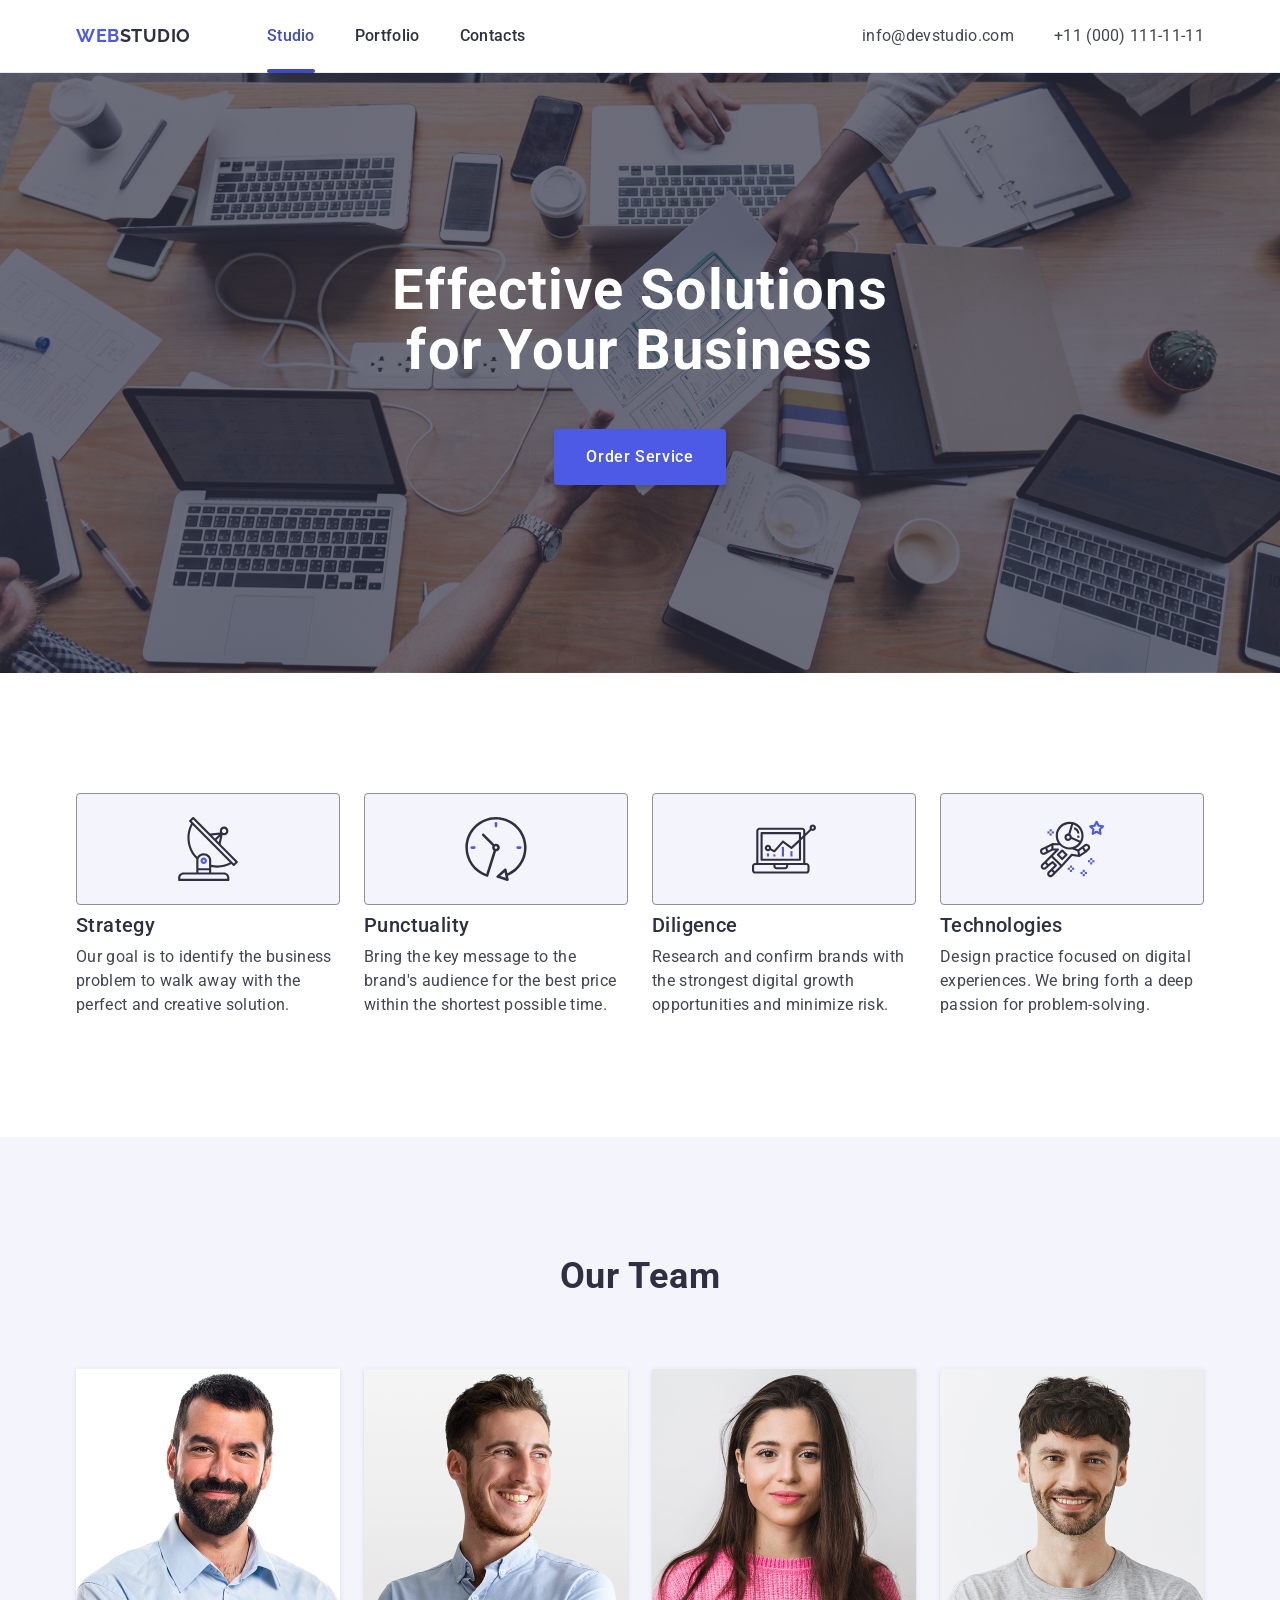
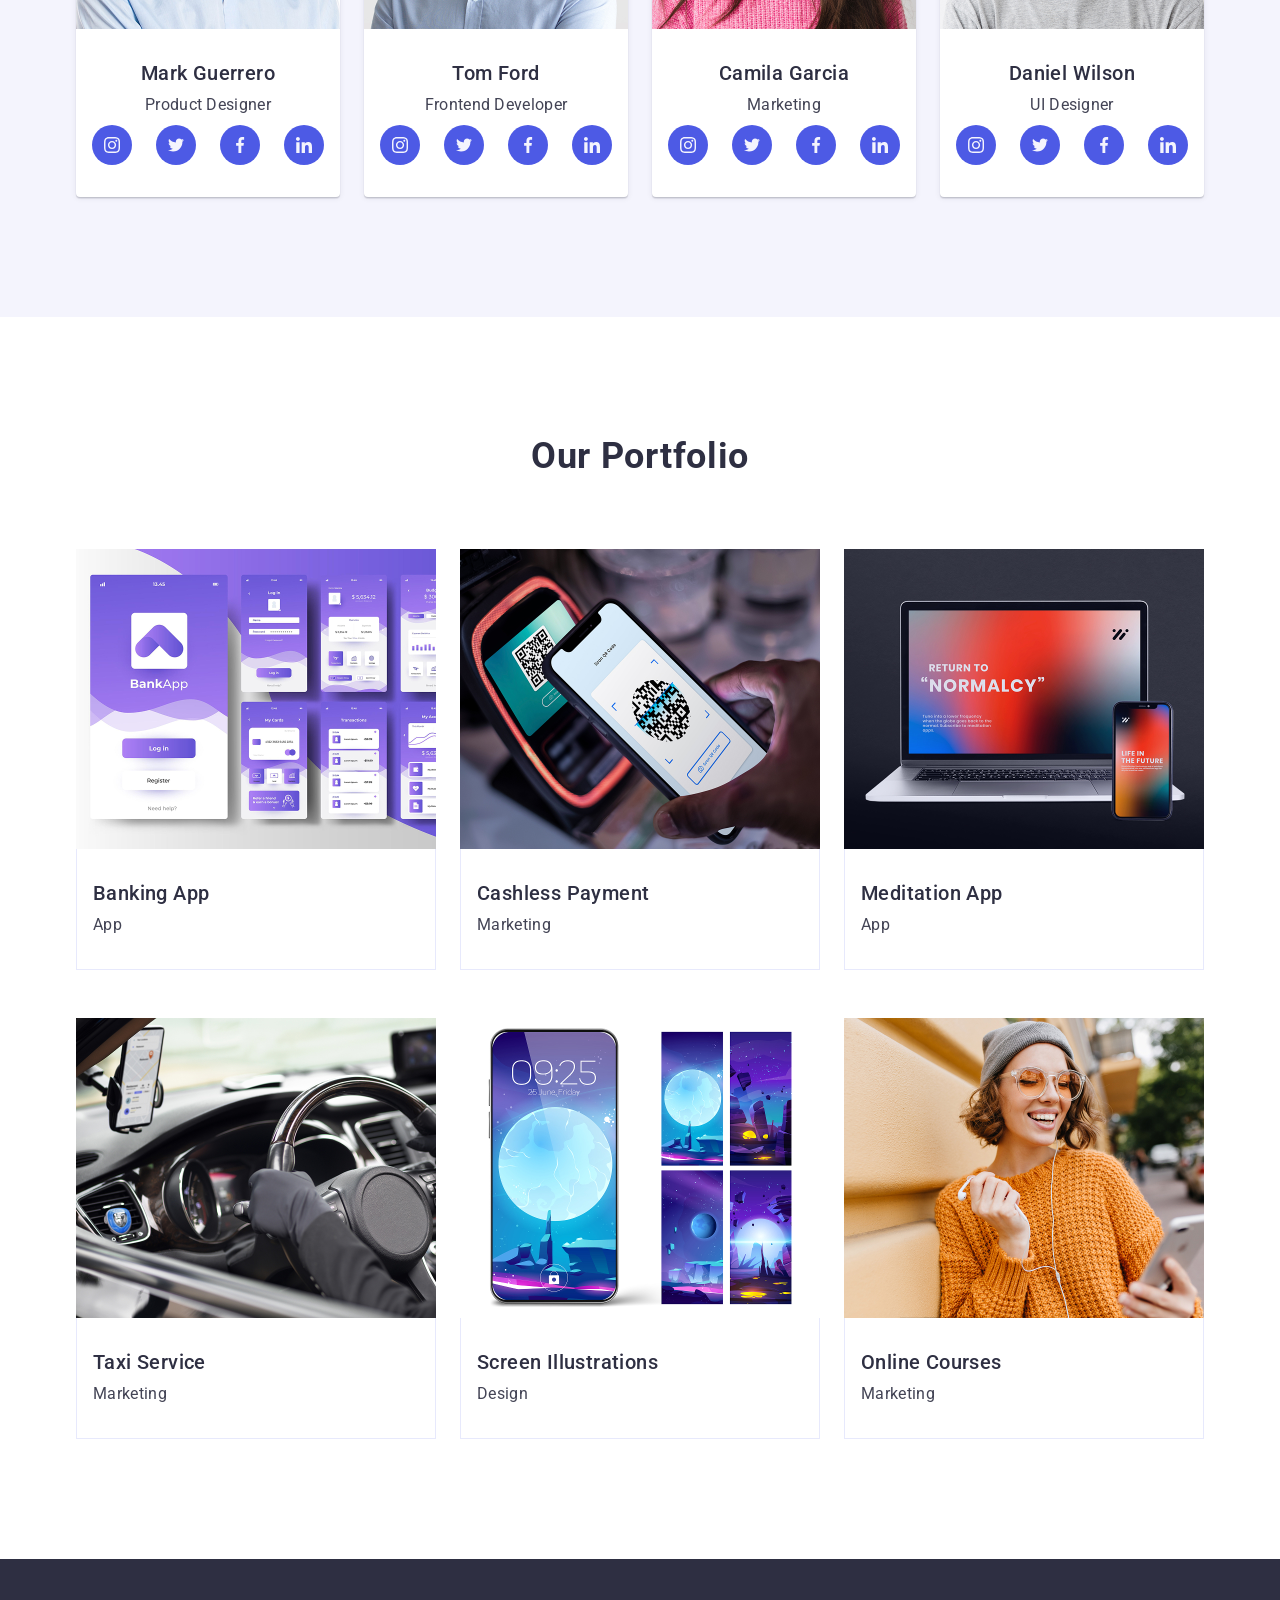
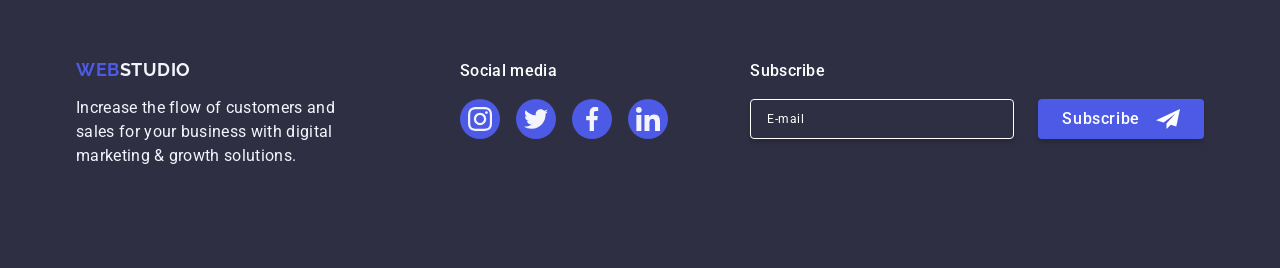
<file: index.html>
<!DOCTYPE html>
<html lang="en">
<head>
    <meta charset="UTF-8">
    <meta name="viewport" content="width=device-width, initial-scale=1.0">
    <title>Document</title>
    <link rel="preconnect" href="https://fonts.googleapis.com">
    <link rel="preconnect" href="https://fonts.gstatic.com" crossorigin>
    <link href="https://fonts.googleapis.com/css2?family=Raleway:wght@700&family=Roboto:ital,wght@0,100..900;1,100..900&display=swap" rel="stylesheet">
    <link rel="stylesheet" href="https://cdnjs.cloudflare.com/ajax/libs/modern-normalize/3.0.1/modern-normalize.min.css"
        integrity="sha512-q6WgHqiHlKyOqslT/lgBgodhd03Wp4BEqKeW6nNtlOY4quzyG3VoQKFrieaCeSnuVseNKRGpGeDU3qPmabCANg=="
        crossorigin="anonymous" referrerpolicy="no-referrer" />
    <link rel="stylesheet" href="./css/styles.css">
   
</head>

<body>
    <header class="header">
        <div class="header-wrapper container">
            <a class="logo" href="./index.html"><span class="logo-link">Web</span>Studio</a>
            <nav class="header-nav">
                <ul class="header-nav-list">
                    <li class="header-nav-item"><a class="nav-link current-link" href="./index.html">Studio</a></li>
                    <li class="header-nav-item"><a class="nav-link " href="">Portfolio</a></li>
                    <li class="header-nav-item"><a class="nav-link" href="">Contacts</a></li>
                </ul>
            </nav>
            <address class="address">
                <ul class="header-address-list">
                    <li class="header-address-item"><a class="address-link" href="mailto:info@devstudio.com">info@devstudio.com</a></li>
                    <li class="header-address-item"><a class="address-link" href="tel:+110001111111">+11 (000) 111-11-11</a></li>
                </ul>
            </address>
        </div>
    </header>

    <main>
        <section class="hero">
            <div class="hero-wrapper container">
            <h1 class="hero-title">Effective Solutions for Your Business</h1>
            <button class="hero-button" type="button">Order Service</button>
            </div>
        </section>

        <section class="section features">
        <div class="container">
            <h2 class="features-title visually-hidden">Our Features</h2>
            <ul class="features-list">
                <li class="features-item">
                    <div class="wrapper-features-icon">
                      <svg class="features-icon" width="64" height="64">
                        <use href="./images/icons.svg#icon-antenna" ></use>
                      </svg>
                    </div>
                    <h3 class="features-item-heading">Strategy</h3>
                    <p class="features-item-paragraph">Our goal is to identify the business problem to walk away with the perfect and creative solution.</p>
                </li>
                <li class="features-item">
                     <div class="wrapper-features-icon">
                        <svg class="features-icon" width="64" height="64">
                          <use href="./images/icons.svg#icon-clock"></use>
                        </svg>
                     </div>
                    <h3 class="features-item-heading">Punctuality</h3>
                    <p class="features-item-paragraph">Bring the key message to the brand's audience for the best price within the shortest possible time.</p>
                </li>
                <li class="features-item">
                    <div class="wrapper-features-icon">
                      <svg class="features-icon" width="64" height="64">
                        <use href="./images/icons.svg#icon-diagram" ></use>
                      </svg>
                    </div>
                    <h3 class="features-item-heading">Diligence</h3>
                    <p class="features-item-paragraph">Research and confirm brands with the strongest digital growth opportunities and minimize risk.</p>
                </li>
                <li class="features-item">
                    <div class="wrapper-features-icon">
                      <svg class="features-icon" width="64" height="64">
                        <use href="./images/icons.svg#icon-astronaut" ></use>
                      </svg>
                    </div>
                    <h3 class="features-item-heading">Technologies</h3>
                    <p class="features-item-paragraph">Design practice focused on digital experiences. We bring forth a deep passion for problem-solving.</p>
                </li>
            </ul>
        </div>
        </section>

        <section class="section team">
        <div class="container">
            <h2 class="team-title">Our Team</h2>
            <ul class="team-list">
                <li class="team-item">
                    <img class="team-photo" src="./images/guerrero.jpg" width="264" height="260" alt="Mark Guerrero"/>
                    <div class="team-cart">
                        <h3 class="team-heading">Mark Guerrero</h3>
                        <p class="team-paragraph">Product Designer</p>
                        <ul class="team-icon-list">
                            <li class="team-icon-item">
                                <a class="team-link" href="">
                                    <svg class="team-icon" width="16" height="16">
                                        <use href="./images/icons.svg#icon-instagram">
                                        </use>
                                    </svg>
                                </a>
                            </li>
                            <li class="team-icon-item">
                                <a class="team-link" href="">
                                    <svg class="team-icon" width="16" height="16">
                                        <use href="./images/icons.svg#icon-twitter">
                                        </use>
                                    </svg>
                                </a>
                            </li>
                            <li class="team-icon-item">
                                <a class="team-link" href="">
                                    <svg class="team-icon" width="16" height="16">
                                        <use href="./images/icons.svg#icon-facebook">
                                        </use>
                                    </svg>
                                </a>
                            </li>
                            <li class="team-icon-item">
                                <a class="team-link" href="">
                                    <svg class="team-icon" width="16" height="16">
                                        <use href="./images/icons.svg#icon-linkedin">
                                        </use>
                                    </svg>
                                </a>
                            </li>
                        </ul>
                    </div>
                </li>
                <li class="team-item">
                    <img class="team-photo" src="./images/ford.jpg" width="264" height="260" alt="Tom Ford" />
                    <div class="team-cart">
                        <h3 class="team-heading">Tom Ford</h3>
                        <p class="team-paragraph">Frontend Developer</p>
                        <ul class="team-icon-list">
                            <li class="team-icon-item">
                                <a class="team-link" href="">
                                    <svg class="team-icon" width="16" height="16">
                                        <use href="./images/icons.svg#icon-instagram">
                                        </use>
                                    </svg>
                                </a>
                            </li>
                            <li class="team-icon-item">
                                <a class="team-link" href="">
                                    <svg class="team-icon" width="16" height="16">
                                        <use href="./images/icons.svg#icon-twitter">
                                        </use>
                                    </svg>
                                </a>
                            </li>
                            <li class="team-icon-item">
                                <a class="team-link" href="">
                                    <svg class="team-icon" width="16" height="16">
                                        <use href="./images/icons.svg#icon-facebook">
                                        </use>
                                    </svg>
                                </a>
                            </li>
                            <li class="team-icon-item">
                                <a class="team-link" href="">
                                    <svg class="team-icon" width="16" height="16">
                                        <use href="./images/icons.svg#icon-linkedin">
                                        </use>
                                    </svg>
                                </a>
                            </li>
                        </ul>
                    </div>
                </li>
                <li class="team-item">
                    <img class="team-photo" src="./images/garcia.jpg" width="264" height="260" alt="Camila Garcia" />
                    <div class="team-cart">
                        <h3 class="team-heading">Camila Garcia</h3>
                        <p class="team-paragraph">Marketing</p>
                        <ul class="team-icon-list">
                            <li class="team-icon-item">
                                <a class="team-link" href="">
                                    <svg class="team-icon" width="16" height="16">
                                        <use href="./images/icons.svg#icon-instagram">
                                        </use>
                                    </svg>
                                </a>
                            </li>
                            <li class="team-icon-item">
                                <a class="team-link" href="">
                                    <svg class="team-icon" width="16" height="16">
                                        <use href="./images/icons.svg#icon-twitter">
                                        </use>
                                    </svg>
                                </a>
                            </li>
                            <li class="team-icon-item">
                                <a class="team-link" href="">
                                    <svg class="team-icon" width="16" height="16">
                                        <use href="./images/icons.svg#icon-facebook">
                                        </use>
                                    </svg>
                                </a>
                            </li>
                            <li class="team-icon-item">
                                <a class="team-link" href="">
                                    <svg class="team-icon" width="16" height="16">
                                        <use href="./images/icons.svg#icon-linkedin">
                                        </use>
                                    </svg>
                                </a>
                            </li>
                        </ul>
                    </div>
                </li>
                <li class="team-item">
                    <img class="team-photo" src="./images/wilson.jpg" width="264" height="260" alt="Daniel Wilson" />
                    <div class="team-cart">
                        <h3 class="team-heading">Daniel Wilson</h3>
                        <p class="team-paragraph">UI Designer</p>
                        <ul class="team-icon-list">
                            <li class="team-icon-item">
                                <a class="team-link" href="">
                                    <svg class="team-icon" width="16" height="16">
                                        <use href="./images/icons.svg#icon-instagram">
                                        </use>
                                    </svg>
                                </a>
                            </li>
                            <li class="team-icon-item">
                                <a class="team-link" href="">
                                    <svg class="team-icon" width="16" height="16">
                                        <use href="./images/icons.svg#icon-twitter">
                                        </use>
                                    </svg>
                                </a>
                            </li>
                            <li class="team-icon-item">
                                <a class="team-link" href="">
                                    <svg class="team-icon" width="16" height="16">
                                        <use href="./images/icons.svg#icon-facebook">
                                        </use>
                                    </svg>
                                </a>
                            </li>
                            <li class="team-icon-item">
                                <a class="team-link" href="">
                                    <svg class="team-icon" width="16" height="16">
                                        <use href="./images/icons.svg#icon-linkedin">
                                        </use>
                                    </svg>
                                </a>
                            </li>
                        </ul>
                    </div>
                </li>
            </ul>
        </div>
        </section>

        <section class="section portfolio">
        <div class="container">
            <h2 class="portfolio-title">Our Portfolio</h2>
            <ul class="portfolio-list">
                <li class="portfolio-item">
                    <div class="thumb">
                        <img class="portfolio-item-photo" src="./images/banking_app.jpg" width="360" height="300" alt="Mobile banking app UI screens in purple gradient style" />
                        <p class="card-overlay">14 Stylish and User-Friendly App Design Concepts · Task Manager App · Calorie Tracker App · Exotic Fruit Ecommerce App · Cloud Storage App</p>
                    </div>
                    <div class="portfolio-item-cart">
                    <h3 class="portfolio-item-heading">Banking App</h3>
                    <p class="portfolio-item-paragraph">App</p>
                    </div>
                </li>
                <li class="portfolio-item">
                    <div class="thumb">
                        <img class="portfolio-item-photo" src="./images/cashless_payment.jpg" width="360" height="300"
                        alt="Hand holding a smartphone scanning a QR code on a payment terminal" />
                        <p class="card-overlay">14 Stylish and User-Friendly App Design Concepts · Task Manager App · Calorie Tracker App · Exotic Fruit Ecommerce App · Cloud Storage App</p>
                    </div>
                    <div class="portfolio-item-cart">
                        <h3 class="portfolio-item-heading">Cashless Payment</h3>
                        <p class="portfolio-item-paragraph">Marketing</p>
                    </div>
                </li>
                <li class="portfolio-item">
                    <div class="thumb">
                        <img class="portfolio-item-photo" src="./images/meditation_app.jpg" width="360" height="300"
                        alt="Laptop and smartphone displaying colorful gradient screens with promotional text for a meditation app" />
                        <p class="card-overlay">14 Stylish and User-Friendly App Design Concepts · Task Manager App · Calorie Tracker App · Exotic Fruit Ecommerce App · Cloud Storage App</p>
                    </div>
                    <div class="portfolio-item-cart">
                        <h3 class="portfolio-item-heading">Meditation App</h3>
                        <p class="portfolio-item-paragraph">App</p>
                    </div>
                </li>
                <li class="portfolio-item">
                    <div class="thumb">
                        <img class="portfolio-item-photo" src="./images/taxi_service.jpg" width="360" height="300"
                        alt="Car interior with a smartphone used as a taxi meter" />
                        <p class="card-overlay">14 Stylish and User-Friendly App Design Concepts · Task Manager App · Calorie Tracker App · Exotic Fruit Ecommerce App · Cloud Storage App</p>
                    </div>
                    <div class="portfolio-item-cart">
                        <h3 class="portfolio-item-heading">Taxi Service</h3>
                        <p class="portfolio-item-paragraph">Marketing</p>
                    </div>
                </li>
                <li class="portfolio-item">
                    <div class="thumb">
                        <img class="portfolio-item-photo" src="./images/screen_illustrations.jpg" width="360" height="300"
                        alt="Smartphone displaying its wallpaper" />
                        <p class="card-overlay">14 Stylish and User-Friendly App Design Concepts · Task Manager App · Calorie Tracker App · Exotic Fruit Ecommerce App · Cloud Storage App</p>
                    </div>
                    <div class="portfolio-item-cart">
                        <h3 class="portfolio-item-heading">Screen Illustrations</h3>
                        <p class="portfolio-item-paragraph">Design</p>
                    </div>
                </li>
                <li class="portfolio-item">
                    <div class="thumb">
                        <img class="portfolio-item-photo" src="./images/online_courses.jpg" width="360" height="300" alt="Smiling woman in headphones listening to an online course" />
                        <p class="card-overlay">14 Stylish and User-Friendly App Design Concepts · Task Manager App · Calorie Tracker App · Exotic Fruit Ecommerce App · Cloud Storage App</p>
                    </div>
                    <div class="portfolio-item-cart">
                        <h3 class="portfolio-item-heading">Online Courses</h3>
                        <p class="portfolio-item-paragraph">Marketing</p>
                    </div>
                </li>
            </ul>
        </div>
        </section>
    </main>

    <footer class="footer">
        <div class="footer-wrapper container">
            <div class="footer-head-container">
            <a class="logo logo-footer" href="./index.html"><span class="logo-link">Web</span>Studio</a>
            <p class="footer-paragraph">Increase the flow of customers and sales for your business with digital marketing & growth solutions.</p>
            </div>
            <div class="footer-social">
                <p class="footer-social-paragraph">Social media</p>
                <ul class="footer-social-list">
                <li class="footer-social-item">
                    <a class="footer-social-link" href="">
                        <svg class="footer-social-icon" width="24" height="24">
                            <use href="./images/icons.svg#icon-instagram">
                            </use>
                        </svg>
                    </a>
                </li>
                <li class="footer-social-item">
                    <a class="footer-social-link" href="">
                        <svg class="footer-social-icon" width="24" height="24">
                            <use href="./images/icons.svg#icon-twitter">
                            </use>
                        </svg>
                    </a>
                </li>
                <li class="footer-social-item">
                    <a class="footer-social-link" href="">
                        <svg class="footer-social-icon" width="24" height="24">
                            <use href="./images/icons.svg#icon-facebook">
                            </use>
                        </svg>
                    </a>
                </li>
                <li class="footer-social-item">
                    <a class="footer-social-link" href="">
                        <svg class="footer-social-icon" width="24" height="24">
                            <use href="./images/icons.svg#icon-linkedin">
                            </use>
                        </svg>
                    </a>
                </li>
                </ul>
            </div>
            <div class="footer-subscribe">
                <p class="footer-subscribe-paragraph">Subscribe</p>
                <form class="footer-form">
                    <label class="footer-form-label" for="email_user">
                        <input  class="footer-form-input" type="email" name="email_user" id="email_user" placeholder="E-mail" />
                    </label>
                    <button class="footer-form-btn" type="submit">
                        Subscribe
                        <svg class="footer-btn-icon" width="24" height="24">
                            <use href="./images/icons.svg#icon-frame"></use>
                        </svg>
                    </button>
                </form>
            </div>
        </div>
    </footer>

    <div class="modal-overlay">
        <div class="modal">
            <button class="modal-close" type="button">
                <svg class="modal-close-vector" width="8" height="8" >
                    <use href="./images/icons.svg#icon-close" ></use>
                </svg>
            </button>
            <p class="modal-paragraph">Leave your contacts and we will call you back</p>
            <form class="modal-form">
                <div class="form-field">
                    <label class="form-label" for="input-name">Name</label>
                    <div class="input-wrapper">
                        <input class="form-input" name="name" id="input-name" type="text" />
                        <svg class="form-icon" width="18" height="24">
                            <use href="./images/icons.svg#icon-person"></use>
                        </svg>
                    </div>
                </div>
                <div class="form-field">
                    <label class="form-label" for="input-tel">Phone</label>
                    <div class="input-wrapper">
                        <input class="form-input" name="tel" id="input-tel" type="tel" />
                        <svg class="form-icon" width="18" height="24">
                            <use href="./images/icons.svg#icon-phone"></use>
                        </svg>
                    </div>
                </div>
                <div class="form-field">
                    <label class="form-label" for="input-email">Email</label>
                    <div class="input-wrapper">
                        <input class="form-input" name="email" id="input-email" type="email" />
                        <svg class="form-icon" width="18" height="24">
                            <use href="./images/icons.svg#icon-email"></use>
                        </svg>
                    </div>
                </div>
                <div class="form-field-textarea">
                    <label class="form-label" for="input-textarea">Comment</label>
                    <div class="input-wrapper-textarea">
                        <textarea class="form-textarea" name="text" placeholder="Text input" id="input-textarea"></textarea>
                    </div>
                </div>
                <div class="form-field-checkbox">
                    <input 
                        class="input-check visually-hidden" 
                        type="checkbox" 
                        name="input-checkbox" 
                        id="input-checkbox" 
                        value="true" 
                        required 
                    />
                    <label class="form-label-checked" for="input-checkbox">
                    <span class="form-checked-icon">
                        <svg class="form-icon-checkbox" width="10" height="8">
                            <use href="./images/icons.svg#icon-vector"></use>
                        </svg>
                    </span>
                    I accept the terms and conditions of the &nbsp;<a class="form-checkbox-link" href="">Privacy Policy</a>
                    </label>
                </div>
                <div class="btn-div">
                    <button class="modal-form-btn" type="submit">Send
                    </button>
                </div>
            </form>
        </div>
    </div>
</body>
</html>
</file>
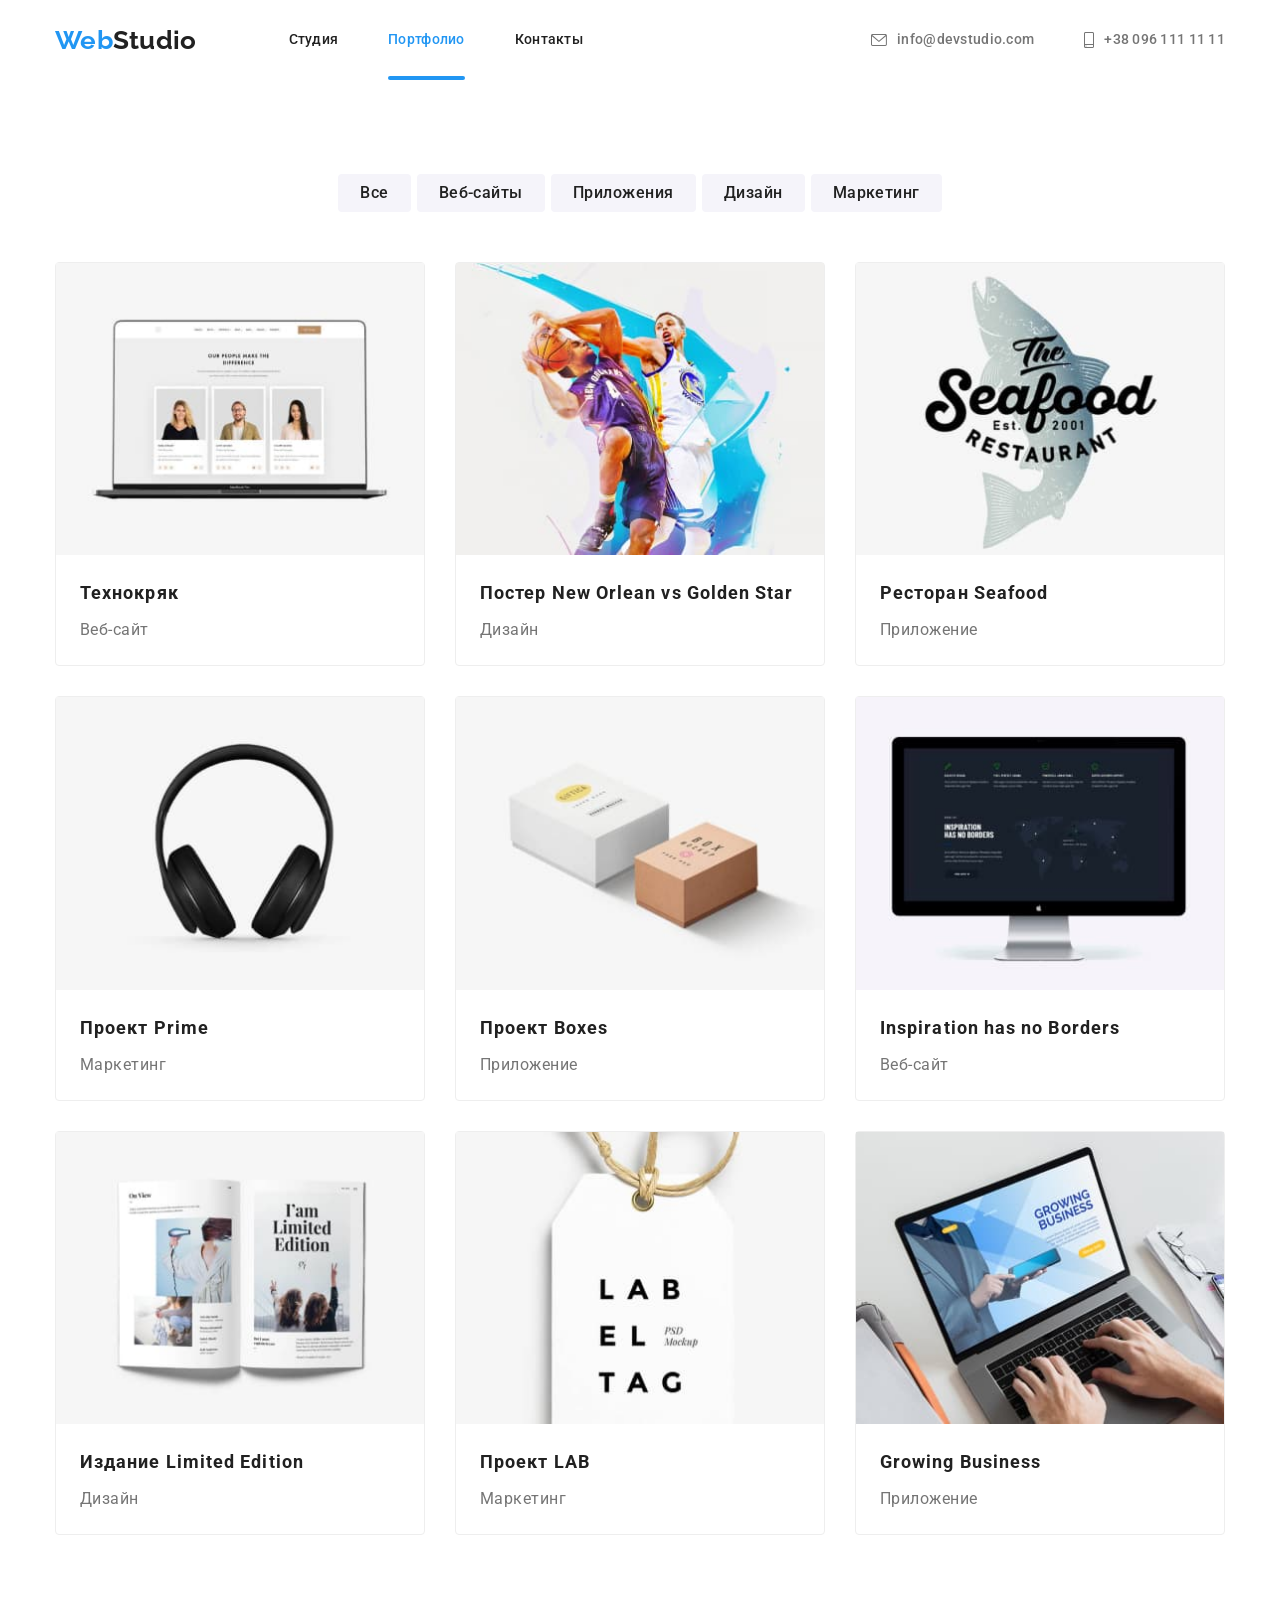
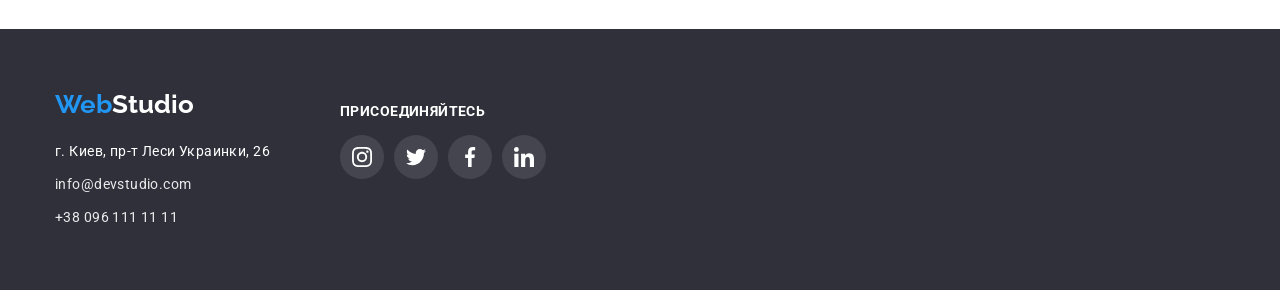
<file: portfolio.html>
<!DOCTYPE html>
<html lang="ru">
  <head>
    <meta charset="UTF-8" />
    <meta name="viewport" content="width=device-width, initial-scale=1.0" />
    <title>WebStudio</title>
    <link rel="preconnect" href="https://fonts.gstatic.com" />
    <link
      href="https://fonts.googleapis.com/css2?family=Raleway:wght@700&family=Roboto:wght@400;500;700;900&display=swap"
      rel="stylesheet"
    />
    <link
      rel="stylesheet"
      href="https://cdnjs.cloudflare.com/ajax/libs/modern-normalize/1.0.0/modern-normalize.min.css"
    />
    <link rel="stylesheet" href="./css/style.css" />
  </head>
  <body>
    <!--Шапка-->
    <header class="page-header container">
      <nav class="header-nav">
        <a class="logo" href=""><span class="logo-link">Web</span>Studio</a>
        <ul class="list-nav">
          <li class="item-nav">
            <a class="link" href="./index.html">Студия</a>
          </li>
          <li class="item-nav">
            <a class="link current" href="">Портфолио</a>
          </li>
          <li class="item-nav">
            <a class="link" href="">Контакты</a>
          </li>
        </ul>
      </nav>
      <ul class="header-list">
        <li class="header-contacts">
          <a class="contacts" href="">
            <svg class="contacts-link" width="16" height="12">
              <use href="./images/sprite.svg#icon-envelope"></use>
            </svg>
            info@devstudio.com</a
          >
        </li>
        <li class="header-contacts">
          <a class="contacts" href="">
            <svg class="contacts-link" width="10" height="16">
              <use href="./images/sprite.svg#icon-smartphone"></use>
            </svg>
            +38 096 111 11 11</a
          >
        </li>
      </ul>
    </header>

    <main>
      <section class="proekts">
        <div class="container">
          <h1 class="visually-hidden">Наши проекты</h1>
          <ul class="list-btn">
            <li class="item-btn">
              <button class="proekts-btn" type="button">Все</button>
            </li>
            <li class="item-btn">
              <button class="proekts-btn" type="button">Веб-сайты</button>
            </li>
            <li class="item-btn">
              <button class="proekts-btn" type="button">Приложения</button>
            </li>
            <li class="item-btn">
              <button class="proekts-btn" type="button">Дизайн</button>
            </li>
            <li class="item-btn">
              <button class="proekts-btn" type="button">Маркетинг</button>
            </li>
          </ul>
          <ul class="card-set">
            <li class="item">
              <a class="card" href="">
                <div class="card-thumb">
                  <img src="./images/portfolio/tecno.jpg" alt="Техноряк" />
                  <div class="card-aside">
                    <p class="card-desk">
                      Технокряк это современная площадка распространения
                      коронавируса. Компании используют эту платформу для
                      цифрового шпионажа и атак на защищённые сервера
                      конкурентов.
                    </p>
                  </div>
                </div>
                <div class="card-content">
                  <h2 class="card-heading">Технокряк</h2>
                  <p class="card-text">Веб-сайт</p>
                </div>
              </a>
            </li>
            <li class="item">
              <a class="card" href="">
                <div class="card-thumb">
                  <img src="./images/portfolio/poster.jpg" alt="Постер" />
                  <div class="card-aside">
                    <p class="card-desk">
                      Технокряк это современная площадка распространения
                      коронавируса. Компании используют эту платформу для
                      цифрового шпионажа и атак на защищённые сервера
                      конкурентов.
                    </p>
                  </div>
                </div>
                <div class="card-content">
                  <h2 class="card-heading">Постер New Orlean vs Golden Star</h2>
                  <p class="card-text">Дизайн</p>
                </div>
              </a>
            </li>
            <li class="item">
              <a class="card" href="">
                <div class="card-thumb">
                  <img src="./images/portfolio/seafood.jpg" alt="Ресторан" />
                  <div class="card-aside">
                    <p class="card-desk">
                      Технокряк это современная площадка распространения
                      коронавируса. Компании используют эту платформу для
                      цифрового шпионажа и атак на защищённые сервера
                      конкурентов.
                    </p>
                  </div>
                </div>
                <div class="card-content">
                  <h2 class="card-heading">Ресторан Seafood</h2>
                  <p class="card-text">Приложение</p>
                </div>
              </a>
            </li>
            <li class="item">
              <a class="card" href="">
                <div class="card-thumb">
                  <img src="./images/portfolio/prime.jpg" alt="Prime" />
                  <div class="card-aside">
                    <p class="card-desk">
                      Технокряк это современная площадка распространения
                      коронавируса. Компании используют эту платформу для
                      цифрового шпионажа и атак на защищённые сервера
                      конкурентов.
                    </p>
                  </div>
                </div>
                <div class="card-content">
                  <h2 class="card-heading">Проект Prime</h2>
                  <p class="card-text">Маркетинг</p>
                </div>
              </a>
            </li>
            <li class="item">
              <a class="card" href="">
                <div class="card-thumb">
                  <img src="./images/portfolio/boxes.jpg" alt="Boxes" />
                  <div class="card-aside">
                    <p class="card-desk">
                      Технокряк это современная площадка распространения
                      коронавируса. Компании используют эту платформу для
                      цифрового шпионажа и атак на защищённые сервера
                      конкурентов.
                    </p>
                  </div>
                </div>
                <div class="card-content">
                  <h2 class="card-heading">Проект Boxes</h2>
                  <p class="card-text">Приложение</p>
                </div>
              </a>
            </li>
            <li class="item">
              <a class="card" href="">
                <div class="card-thumb">
                  <img
                    src="./images/portfolio/inspiration.jpg"
                    alt="Inspiration"/>
                    <div class="card-aside">
                    <p class="card-desk">
                      Технокряк это современная площадка распространения
                      коронавируса. Компании используют эту платформу для
                      цифрового шпионажа и атак на защищённые сервера
                      конкурентов.
                    </p>
                  </div>
                </div>
                <div class="card-content">
                  <h2 class="card-heading">Inspiration has no Borders</h2>
                  <p class="card-text">Веб-сайт</p>
                </div>
              </a>
            </li>
            <li class="item">
              <a class="card" href="">
                <div class="card-thumb">
                  <img src="./images/portfolio/limited.jpg" alt="Издание" />
                  <div class="card-aside">
                    <p class="card-desk">
                      Технокряк это современная площадка распространения
                      коронавируса. Компании используют эту платформу для
                      цифрового шпионажа и атак на защищённые сервера
                      конкурентов.
                    </p>
                  </div>
                </div>
                <div class="card-content">
                  <h2 class="card-heading">Издание Limited Edition</h2>
                  <p class="card-text">Дизайн</p>
                </div>
              </a>
            </li>
            <li class="item">
              <a class="card" href="">
                <div class="card-thumb">
                  <img src="./images/portfolio/lab.jpg" alt="lab" />
                  <div class="card-aside">
                    <p class="card-desk">
                      Технокряк это современная площадка распространения
                      коронавируса. Компании используют эту платформу для
                      цифрового шпионажа и атак на защищённые сервера
                      конкурентов.
                    </p>
                  </div>
                </div>
                <div class="card-content">
                  <h2 class="card-heading">Проект LAB</h2>
                  <p class="card-text">Маркетинг</p>
                </div>
              </a>
            </li>
            <li class="item">
              <a class="card" href="">
                <div class="card-thumb">
                  <img
                    src="./images/portfolio/business.jpg"
                    alt="Growing Business"
                  />
                  <div class="card-aside">
                    <p class="card-desk">
                      Технокряк это современная площадка распространения
                      коронавируса. Компании используют эту платформу для
                      цифрового шпионажа и атак на защищённые сервера
                      конкурентов.
                    </p>
                  </div>
                </div>
                <div class="card-content">
                  <h2 class="card-heading">Growing Business</h2>
                  <p class="card-text">Приложение</p>
                </div>
              </a>
            </li>
          </ul>
        </div>
      </section>
    </main>
    <footer class="footer">
      <div class="container footer-container">
        <!--Адресс-->
        <address class="address">
          <a class="logo logo-footer" href=""
            ><span class="logo-link">Web</span>Studio</a
          >
          <ul class="footer-list">
            <li class="footer-items">
              <a class="address-link adr" href=""
                >г. Киев, пр-т Леси Украинки, 26</a
              >
            </li>
            <li class="footer-items">
              <a class="address-link post" href="">info@devstudio.com</a>
            </li>
            <li class="footer-items">
              <a class="address-link post" href="">+38 096 111 11 11</a>
            </li>
          </ul>
        </address>
        <div class="join">
          <h3 class="features-heading join-heading">присоединяйтесь</h3>
          <ul class="social-card">
            <li class="social-tumb">
              <a class="social-link" href="">
                <svg class="social-svg" width="20" height="20">
                  <use href="./images/sprite.svg#icon-instagram"></use>
                </svg>
              </a>
            </li>
            <li class="social-tumb">
              <a class="social-link" href="">
                <svg class="social-svg" width="20" height="20">
                  <use href="./images/sprite.svg#icon-twitter"></use>
                </svg>
              </a>
            </li>
            <li class="social-tumb">
              <a class="social-link" href="">
                <svg class="social-svg" width="20" height="20">
                  <use href="./images/sprite.svg#icon-facebook"></use>
                </svg>
              </a>
            </li>
            <li class="social-tumb">
              <a class="social-link" href="">
                <svg class="social-svg" width="20" height="20">
                  <use href="./images/sprite.svg#icon-linkedin"></use>
                </svg>
              </a>
            </li>
          </ul>
        </div>
      </div>
    </footer>
  </body>
</html>
</file>
<file: css/styles.css>
/*************************** MAIN STYLES********************/
:root {
    --iris: #4d5ae5;
    --ocean: #404bbf;
    --navy-blue: #2e2f42;
    --green: #31d0aa;
    --slate: #434455;
    --light-slate: #8e8f99;
    --cornflower: #e7e9fc;
    --cloud: #f4f4fd;
    --navy-blue-modal: rgba(46, 47, 66, 0.4);
    --grey: rgba(46, 47, 66, 0.7);
    --white: #ffffff;
    --dairy: #fcfcfc;


    --font-family: "Roboto", sans-serif;
    --second-family: "Raleway", sans-serif;
}

body {
    font-family: var(--font-family);
    font-size: 16px;
    font-weight: 400;
    color: var(--slate);
    background-color: var(--white);
    line-height: 1.5;
    letter-spacing: 0.02em;
    
}

a {
    text-decoration: none;

}

ul {
    list-style: none;
    padding: 0;
    margin: 0;
}

h2, h3 {
    color: var(--navy-blue);
    margin: 0;
}

p {
    margin: 0;
}

img {
  display: block;
}

.container {
  max-width: 1158px ;
  padding-left: 15px;
  padding-right: 15px;
  margin: 0 auto;
}

.section {
  padding-top: 120px;
  padding-bottom: 120px;
}

.visually-hidden {
  position: absolute;
  width: 1px;
  height: 1px;
  margin: -1px;
  border: 0;
  padding: 0;
  white-space: nowrap;
  clip-path: inset(100%);
  clip: rect(0 0 0 0);
  overflow: hidden;
}

/************************* HEADER***********************/
.header {
  box-shadow: 0 1px 6px 0 rgba(46, 47, 66, 0.08), 0 1px 1px 0 rgba(46, 47, 66, 0.16), 0 2px 1px 0 rgba(46, 47, 66, 0.08);
  border-bottom: 1px solid var(--cornflower);

}

.header-wrapper {
  display: flex;
  align-items: center;
}

.logo {
  font-family: var(--second-family);
  color: var(--navy-blue);
  font-weight: 700;
  font-size: 18px;
  line-height: 1.17;
  letter-spacing: 0.03em;
  text-transform: uppercase;
  margin-right: 76px;
}

.logo-link {
  color: var(--iris);
}

.header-nav-list {
  display: flex;
  gap: 40px;
}

.header-address-list {
  display: flex;
  gap: 40px;
}

.nav-link {
  color: var(--navy-blue);
  font-weight: 500;
  letter-spacing: 0.02em;
  display: block;
  padding-top: 24px;
  padding-bottom: 24px;
  transition: color 250ms cubic-bezier(0.4, 0, 0.2, 1);
}

.nav-link:hover,
.nav-link:focus {
  color: var(--ocean);
}

.nav-link.current-link {
  position: relative;
  color: var(--ocean);
}

.nav-link.current-link::after {
  position: absolute;
  content: "";
  left: 0;
  bottom: -1px;

  width: 100%;
  height: 4px;
  border-radius: 2px;
  background-color: var(--ocean);
}

.address {
  margin-left: auto;
}

.address-link {
  color: var(--slate);
  font-style: normal;
  letter-spacing: 0.02em;
  display: block;
  padding-top: 24px;
  padding-bottom: 24px;
  transition: color 250ms cubic-bezier(0.4, 0, 0.2, 1);
  
}

.address-link:hover,
.address-link:focus {
  color: var(--ocean);
}

/************************** Section HERO*********************/
.hero {
  display: block;
  margin: 0 auto;
  max-width: 1440px;
  background-color: var(--navy-blue);
  background-image: linear-gradient(
    to bottom,
    rgba(46, 47, 66, 0.7),
    rgba(46, 47, 66, 0.7)
    ), 
    url(../images/people-office.jpg);
  background-repeat: no-repeat;
  background-position: center;
  background-size: cover;
}

.hero-wrapper{
  display: flex;
  flex-direction: column;
  align-items: center;  
  text-align: center;
  padding-top: 188px;
  padding-bottom: 188px;
}

.hero-title {
  font-size: 56px;
  line-height: 1.07;
  letter-spacing: 0.02em;
  color: var(--white);
  margin-top: 0;
  margin-bottom: 48px;
  max-width: 496px;
  
}

.hero-button {
  font-weight: 500;
  line-height: 1.5;
  letter-spacing: 0.04em;
  color: var(--white);
  background-color: var(--iris);
  padding: 16px 32px;
  cursor: pointer;
  border: none;
  border-radius: 4px;
  box-shadow: 0 4px 4px 0 rgba(0, 0, 0, 0.15);
  transition: 
    transform 250ms cubic-bezier(0.4,0,0.2,1),
    color 250ms cubic-bezier(0.4, 0, 0.2, 1),
    background-color 250ms cubic-bezier(0.4, 0, 0.2, 1);
}

.hero-button:hover,
.hero-button:focus {
  transform: translateY(-1px);
  background-color: var(--ocean);
  color: var(--white);
  box-shadow: 0 4px 4px 0 rgba(0, 0, 0, 0.15);
}

.hero-button:active {
  transform: translateY(1px);
}
/************************ Section OUR FEATURES **************/

.features-title {
  font-size: 36px;
  letter-spacing: 0.02em;
  line-height: 1.11;
  text-align: center;
}

.features-list {
  display: flex;
  gap: 24px;
}

.features-item {
  flex-basis: calc((100% - 72px) / 4);
}

.wrapper-features-icon {
  width: 100%;
  height: 112px;
  display: flex;
  justify-content: center;
  align-items: center;
  border: 1px solid var(--light-slate);
  border-radius: 4px;
  background: var(--cloud);
  margin-bottom: 8px;
}

.features-item-heading {
  font-size: 20px;
  letter-spacing: 0.02em;
  font-weight: 500;
  line-height: 1.2;
  margin-bottom: 8px;
}

.features-item-paragraph {
  letter-spacing: 0.02em;
}

/************************* Section OUR TEAM ****************/
.team {
  background: var(--cloud);
}


.team-title {
  text-align: center;
  font-size: 36px;
  letter-spacing: 0.02em;
  line-height: 1.11;
  margin-bottom: 72px;
}

.team-list {
  display: flex;
  flex-wrap: wrap;
  gap: 24px;
}

.team-item {
  background: var(--white);
  border-radius: 0 0 4px 4px;
  box-shadow: 0 2px 1px 0 rgba(46, 47, 66, 0.08), 0 1px 1px 0 rgba(46, 47, 66, 0.16), 0 1px 6px 0 rgba(46, 47, 66, 0.08);
}

.team-cart {
  padding: 32px 16px;
}

.team-heading {
  font-size: 20px;
  letter-spacing: 0.02em;
  font-weight: 500;
  line-height: 1.2;
  text-align: center;
  margin-bottom: 8px;
}

.team-paragraph {
  letter-spacing: 0.02em;
  text-align: center;
  margin-bottom: 8px;
}

.team-icon-list {
  display: flex;
  gap: 24px;
}

.team-icon-item {
  width: 40px;
  height: 40px;
}

.team-link {
  width: 100%;
  height: 100%;

  display: flex;
  align-items: center;
  justify-content: center;

  background-color: var(--iris);
  border-radius: 50%;

  transition: background-color 250ms cubic-bezier(0.4, 0, 0.2, 1);
}

.team-link:hover,
.team-link:focus {
  background-color: var(--ocean);
}

.team-icon {
  fill: var(--cloud);
}



/************************ Section OUR PORTFOLIO *************/

.portfolio-title{
  font-size: 36px;
  letter-spacing: 0.02em;
  line-height: 1.11;
  text-align: center;
  margin-bottom: 72px;
}

.portfolio-list {
  display: flex;
  flex-wrap: wrap;
  gap: 48px 24px;
}

.portfolio-item {
  width: calc((100% - 48px) / 3);
  cursor: pointer;
  transition: 
    box-shadow 250ms cubic-bezier(0.4, 0, 0.2, 1),
    transform 250ms cubic-bezier(0.4, 0, 0.2, 1);
}

.portfolio-item:hover .card-overlay,
.portfolio-item:focus .card-overlay {
  transform: translateY(0);
}

.portfolio-item:hover,
.portfolio-item:focus {
  box-shadow: 0 2px 1px 0 rgba(46, 47, 66, 0.08), 0 1px 1px 0 rgba(46, 47, 66, 0.16), 0 1px 6px 0 rgba(46, 47, 66, 0.08);

}

.thumb {
  position: relative;
  overflow: hidden;
}

.card-overlay {
  position: absolute;
  inset: 0;

  padding: 40px 32px;
  color: var(--cloud);
  background-color: var(--iris);
  transition: transform 250ms cubic-bezier(0.4, 0, 0.2, 1);
  transform: translateY(100%);
}

.portfolio-item-cart {
  padding: 32px 16px;
  border-bottom: 1px solid var(--cornflower);
  border-left: 1px solid var(--cornflower);
  border-right: 1px solid var(--cornflower);
}

.portfolio-item-heading {
  font-size: 20px;
  letter-spacing: 0.02em;
  font-weight: 500;
  line-height: 1.2;
  margin-bottom: 8px;
}

.portfolio-item-paragraph {
  letter-spacing: 0.02em;
}

/*************************** FOOTER **********************/
.footer {
  background-color: var(--navy-blue);
  padding: 100px 0;
}
.footer-wrapper {
  display: flex;
  align-items: baseline;
}

.footer-head-container {
  margin-right: 120px;
}

.logo-footer {
  display: inline-block;
  color: var(--cloud);
  margin-bottom: 16px;
}

.footer-paragraph {
  letter-spacing: 0.02em;
  color: var(--cloud);
  max-width: 264px;
}

.footer-social-paragraph {
font-weight: 500;
color: var(--white);
margin-bottom: 16px;
}

.footer-social-list {
  display: flex;
  flex-wrap: wrap;
  gap: 16px;
}

.footer-social-item {
  width: 40px;
  height: 40px;
}

.footer-social-link:hover,
.footer-social-link:focus{
  background-color: var(--green);;
}

.footer-social-link {
  width: 100%;
  height: 100%;
  display: flex;
  align-items: center;
  justify-content: center;
  background-color: var(--iris);
  border-radius: 50%;
  transition: background-color 250ms cubic-bezier(0.4, 0, 0.2, 1);
}

.footer-social-icon {
  fill: var(--cloud);
}

.footer-subscribe {
  margin-left: auto;
}

.footer-subscribe-paragraph {
  font-weight: 500;
  color: var(--white);
  margin-bottom: 16px;
}

.footer-form {
  display: flex;
  justify-content: center;
  align-items: center;
}

.footer-form-label {
  margin-right: 24px;
}

.footer-form-input {
  box-sizing: border-box;
  height: 40px;
  width: 264px;
  background: var(--navy-blue);
  border: 1px solid var(--white);
  border-radius: 4px;
  padding: 8px 16px;
  font-weight: 400;
  font-size: 12px;
  line-height: 2;
  letter-spacing: 0.04em;
  color: var(--white);
  box-shadow: 0 4px 4px 0 rgba(0, 0, 0, 0.15);
  transition: 
      box-shadow 250ms cubic-bezier(0.4, 0, 0.2, 1),
      border-color 250ms cubic-bezier(0.4, 0, 0.2, 1);
}

.footer-form-input:hover,
.footer-form-input:focus {
  outline: none; 
  border-color: var(--green);
}

.footer-form-input::placeholder {
  font-size: 12px;
  line-height: 2;
  letter-spacing: 0.04em;
  color: var(--white);
}

.footer-form-btn {
  cursor: pointer;
  border: none;

  font-weight: 500;
  letter-spacing: 0.04em;
  text-align: center;
  color: var(--white);

  display: inline-flex;
  align-items: center;
  justify-content: center;
  gap: 16px;

  padding: 8px 24px;
  background-color: var(--iris);
  border-radius: 4px;
  box-shadow: 0 4px 4px 0 rgba(0, 0, 0, 0.15);
  transition: 
    transform 250ms cubic-bezier(0.4,0,0.2,1),
    box-shadow 250ms cubic-bezier(0.4, 0, 0.2, 1),
    background-color 250ms cubic-bezier(0.4, 0, 0.2, 1);
}

.footer-form-btn:hover,
.footer-form-btn:focus {
  transform: translateY(-1px);
  background-color: var(--green);
  box-shadow: 0 4px 4px 0 rgba(0, 0, 0, 0.15);
}

.footer-form-btn:active {
  transform: translateY(1px);
}

.footer-btn-icon {
  fill: var(--white);
}

/*****************MODAL*******************/

.modal-overlay {
  background-color: var(--navy-blue-modal);

  position: fixed;
  top: 0;
  left: 0;
  width: 100%;
  height: 100%;

  opacity: 0;
  visibility: hidden;
  pointer-events: none;
  transition: opacity 250ms cubic-bezier(0.4,0,0.2,1);
}

.modal-overlay.is-open {
  opacity: 1;
  visibility: visible;
  pointer-events: auto;
}

.modal {
  position: absolute;

  border-radius: 4px;
  width: 408px;
  min-height: 584px;
  padding: 72px 24px 24px 24px;

  top: 50%;
  left: 50%;
  transform: translate(-50%, -50%);

  box-shadow: 0 1px 1px 0 rgba(0, 0, 0, 0.14), 0 1px 3px 0 rgba(0, 0, 0, 0.12), 0 2px 1px 0 rgba(0, 0, 0, 0.2);
  background-color: var(--dairy);
}

.modal-close {
  position: absolute;
  top: 24px;
  right: 24px;

  cursor: pointer;
  width: 24px;
  height: 24px;
  border: 1px solid rgba(0, 0, 0, 0.1);
  border-radius: 50%;
  background-color: var(--cornflower);

  display: flex;
  justify-content: center;
  align-items: center;

  transition: 
      transform 250ms cubic-bezier(0.4, 0, 0.2, 1),
      box-shadow 250ms cubic-bezier(0.4, 0, 0.2, 1),
      background-color 250ms cubic-bezier(0.4, 0, 0.2, 1);
}

.modal-close:hover,
.modal-close:focus {
  transform: translateY(-1px);
  box-shadow: 0 4px 4px 0 rgba(0, 0, 0, 0.15);
  background-color: var(--ocean);
}

.modal-close:hover .modal-close-vector,
.modal-close:focus .modal-close-vector {
  fill: var(--white);
}

.modal-close:active {
  transform: translateY(1px);
}

.modal-close-vector {
  fill: var(--navy-blue);
  transition: 
      fill 250ms cubic-bezier(0.4, 0, 0.2, 1);
}

.modal-paragraph {
  font-weight: 500;
  text-align: center;
  color: var(--navy-blue);
  margin-bottom: 16px;
}

.modal-form {
  display: flex;
  flex-direction: column;
}

.form-field {
  margin-bottom: 8px;
}

.form-label {
  display: block;
  margin-bottom: 4px;
  font-size: 12px;
  line-height: 1.16667;
  letter-spacing: 0.04em;
  color: var(--light-slate);
}

.input-wrapper {
  position: relative;
}

.form-input {
  width: 100%;
  height: 40px;
  border: 1px solid var(--navy-blue-modal);
  border-radius: 4px;
  padding: 8px 16px 8px 38px;
  transition: 
      border-color 250ms cubic-bezier(0.4, 0, 0.2, 1);
}

.form-input:hover,
.form-input:focus {
  outline: none;
  border-color: var(--iris);
}

.form-input:hover + .form-icon,
.form-input:focus + .form-icon {
  fill: var(--iris);
}

.form-icon {
  position: absolute;
  left: 16px;
  top: 50%;
  transform: translateY(-50%);

  fill: var(--navy-blue);
  transition: 
      fill 250ms cubic-bezier(0.4, 0, 0.2, 1);
}

.form-textarea {
  width: 100%;
  height: 120px;
  padding: 8px 16px;

  border: 1px solid var(--navy-blue-modal);
  border-radius: 4px;
  resize: none;
  outline: none;
  transition: 
      border-color 250ms cubic-bezier(0.4, 0, 0.2, 1);
}

.form-textarea:hover,
.form-textarea:focus {
  border-color: var(--iris);
}

.form-textarea::placeholder {
  font-size: 12px;
  line-height: 1.16667;
  letter-spacing: 0.04em;
  color: var(--navy-blue-modal);
}

.input-check {
  opacity: 0;
  pointer-events: none;
}

.form-label-checked {
  display: flex;
  align-items: center;
  position: relative;

  font-weight: 400;
  font-size: 12px;
  line-height: 1.16667;
  letter-spacing: 0.04em;
  color: var(--light-slate);
}

.form-field-textarea {
  margin-bottom: 16px;
}

.form-field-checkbox {
  margin-bottom: 24px;
}

.form-checked-icon {
  width: 16px;
  height: 16px;
  border-radius: 2px;
  border: 1px solid var(--navy-blue-modal);
  margin-right: 8px;

  display: flex;
  justify-content: center;
  align-items: center;
  fill: transparent;
  transition:
    background-color 250ms cubic-bezier(0.4,0,0.2,1),
    fill 250ms cubic-bezier(0.4,0,0.2,1),
    border-color 250ms cubic-bezier(0.4,0,0.2,1);
}

.input-check:checked + .form-label-checked .form-checked-icon {
  border: none;
  fill: var(--cloud);
  background-color: var(--ocean);
}

.form-checkbox-link {
  line-height: 1.33333;
  text-decoration: underline;
  text-decoration-skip-ink: none;
  color: var(--iris);
}

.btn-div {
  display: flex;
  justify-content: center;
}

.modal-form-btn {
  min-width: 169px;
  font-weight: 500;
  font-size: 16px;
  line-height: 1.5;
  letter-spacing: 0.04em;
  text-align: center;
  color: var(--white);

  padding: 16px 32px;
  box-shadow: 0 4px 4px 0 rgba(0, 0, 0, 0.15);
  background-color: var(--iris);
  border-radius: 4px;
  cursor: pointer;
  border: none;
  transition: 
    transform 250ms cubic-bezier(0.4,0,0.2,1),
    color 250ms cubic-bezier(0.4, 0, 0.2, 1),
    background-color 250ms cubic-bezier(0.4, 0, 0.2, 1);
}

.modal-form-btn:hover,
.modal-form-btn:focus {
  transform: translateY(-1px);
  background-color: var(--ocean);
  color: var(--white);
  box-shadow: 0 4px 4px 0 rgba(0, 0, 0, 0.15);
}

.modal-form-btn:active {
  transform: translateY(1px);
}
</file>
<file: css/style.css>
/* --- Основа для всех страниц --- */

:root {
  --text-blue: #2196f3;
  --text-hero-white: #ffffff;
  --text-white-footer: rgba(255, 255, 255, 0.9);
  --text-black: #212121;
  --text-grey: #757575;
  --background-hero: #c4c4c4;
  --background-btn: #f5f4fa;
  --border-proekts: #eeeeee;
  --background-footer: #2f303a;
  --background-family: #f5f4fa;
  --border-clients: #afb1b8;
  --social-footer: rgba(255, 255, 255, 0.1);
  --background-work: rgba(47, 48, 58, 0.8);
  --background-card-aside: rgba(33, 150, 243, 0.9);
  --background-backdrop: rgba(0, 0, 0, 0.2);

  --timing-function: cubic-bezier(0.4, 0, 0.2, 1);
}

.visually-hidden {
  position: absolute;
  width: 1px;
  height: 1px;
  margin: -1px;
  border: 0;
  padding: 0;

  white-space: nowrap;
  clip-path: inset(100%);
  clip: rect(0 0 0 0);
  overflow: hidden;
}

body {
  font-family: 'Roboto', sans-serif;
  font-size: 14px;
}

a {
  text-decoration: none;
  color: var(--text-black);
  outline: none;
}

ul {
  list-style: none;
}

.container {
  width: 1200px;
  padding-left: 15px;
  padding-right: 15px;
  margin-left: auto;
  margin-right: auto;
  /* outline: 1px solid tomato; */
}

h1,
h2,
h3,
ul,
p {
  margin: 0;
  padding: 0;
}

/* ОБЩИЕ СТИЛИ ДЛЯ ВСЕХ СТРАНИЦ ХЕДЕРА И ФУТЕРА */

/* --- Шапка--- */

.page-header {
  display: flex;
  align-items: center;

  font-weight: 500;
  line-height: 1.14;
  letter-spacing: 0.02em;
}

.header-nav {
  display: flex;
  align-items: center;
}

.header-list {
  display: flex;
  margin-left: auto;
}

.header-contacts {
  display: flex;
}

.logo {
  font-style: normal;
  font-family: 'Raleway', sans-serif;
  font-weight: 700;
  font-size: 26px;
  line-height: 1.19;
}

.logo-link {
  color: var(--text-blue);
}

.list-nav {
  display: flex;
  align-items: center;
  margin-left: 92px;
}

.item-nav:not(:last-child),
.header-contacts:not(:last-child) {
  margin-right: 50px;
}

.link {
  display: block;

  padding-top: 32px;
  padding-bottom: 32px;

  transition: color 250ms var(--timing-function);
}

.link:hover,
.link:focus {
  color: var(--text-blue);
}

.list-nav .link.current {
  color: var(--text-blue);
}

.current {
  position: relative;

  display: block;
}

.current::after {
  content: '';

  position: absolute;
  left: 0;
  bottom: 0;

  display: block;
  width: 100%;
  height: 4px;

  background-color: var(--text-blue);
  border-radius: 2px;

  transition: color 250ms var(--timing-function);
}

.contacts {
  display: inline-flex;
  color: var(--text-grey);
  align-items: center;

  padding-top: 32px;
  padding-bottom: 32px;

  transition: color 250ms var(--timing-function);
}

.contacts:hover,
.contacts:focus {
  color: var(--text-blue);
}

.contacts-link {
  margin-right: 10px;
  fill: currentColor;
}

/* --- ГЛАВНАЯ СТРАНИЦА --- */

/* --- Баннер --- */

.hero {
  max-width: 1600px;
  margin-left: auto;
  margin-right: auto;
  padding-top: 200px;
  padding-bottom: 200px;

  background-image: linear-gradient(
      to right,
      rgba(47, 48, 58, 0.4),
      rgba(47, 48, 58, 0.4)
    ),
    url(../images/hero.jpg);
  background-repeat: no-repeat;
  background-size: cover;
  background-position: center;
  background-color: var(--background-hero);
  text-align: center;
}

.hero-text {
  margin-bottom: 30px;

  color: var(--text-hero-white);
  font-weight: 900;
  font-size: 44px;
  line-height: 1.36;
  letter-spacing: 0.06em;
  text-align: center;
  text-transform: uppercase;
}

.hero-btn {
  display: inline-block;
  min-width: 200px;
  padding: 10px 32px;

  font-weight: 700;
  font-size: 16px;
  line-height: 1.87;
  letter-spacing: 0.06em;

  cursor: pointer;
  border-radius: 4px;
  color: var(--text-hero-white);
  background-color: var(--text-blue);
  
}

.hero-container {
  max-width: 696px;
  text-align: center;
  margin-left: auto;
  margin-right: auto;
}

/* --- Особенности --- */

.features {
  display: flex;
  padding-top: 89px;
  padding-bottom: 91px;
}

.features-list {
  display: flex;
}

.block {
  background-color: var(--background-family);
  margin-bottom: 30px;
}

.link-block {
  margin: 25px 100px;
}

.features-items {
  flex-basis: calc((100% - 90px) / 4);
  margin-right: 30px;
}

.features-items:last-child {
  margin-right: 0px;
}

.features-heading {
  margin-bottom: 10px;

  font-weight: 700;
  font-size: 14px;
  line-height: 1.14;
  letter-spacing: 0.03em;
  text-transform: uppercase;
}

.features-text {
  font-weight: 400;
  line-height: 1.71;
  letter-spacing: 0.03em;

  color: var(--text-grey);
}

/* --- Чем мы занимаемся --- */

.work {
  padding-bottom: 94px;
}

.heading-main {
  margin-bottom: 50px;

  font-weight: 700;
  font-size: 36px;
  line-height: 1.17;
  text-align: center;
  letter-spacing: 0.03em;
  color: var(--text-black);
}

.work-list {
  display: flex;
}

.work-item {
  /* flex-basis: calc((100% - 60px) / 3); */
  padding-right: 30px;
}

.work-item:last-child {
  padding-right: 0;
}

.work-item img {
  display: block;
}

.work-tumb {
  position: relative;
}

.work-content {
  position: absolute;
  left: 0;
  bottom: 0;

  width: 370px;
  height: 70px;

  text-align: center;
  background-color: var(--background-work);
}

.work-text {
  margin-top: 27px;
  color: var(--text-hero-white);
}

/* --- Наша команда --- */

.family {
  padding-top: 94px;
  padding-bottom: 94px;
  background-color: var(--background-family);
}

.family-list {
  display: flex;
}

.family-item img {
  display: block;
  max-width: 100%;
}

.family-content {
  padding: 30px 32px;
}

.family-item {
  flex-basis: calc((100% - 30px) / 4);
  margin-right: 30px;
  border-radius: 0px 0px 4px 4px;
  background-color: var(--text-hero-white);
  box-shadow: 0px 1px 3px rgba(0, 0, 0, 0.12), 0px 1px 1px rgba(0, 0, 0, 0.14),
    0px 2px 1px rgba(0, 0, 0, 0.2);
}

.family-item:last-child {
  margin-right: 0;
}

.family-name {
  margin-bottom: 10px;

  font-weight: 500;
  font-size: 16px;
  line-height: 1.19;
  text-align: center;
  letter-spacing: 0.03em;
  color: var(--text-black);
}

.family-proffesion {
  margin-bottom: 16px;

  font-weight: 400;
  font-size: 16px;
  line-height: 1.19;
  text-align: center;
  letter-spacing: 0.03em;
  color: var(--text-grey);
}

.social-card {
  display: flex;
  justify-content: space-between;
}

.social-link {
  width: 44px;
  height: 44px;
  display: block;
  color: var(--text-grey);
  background-color: var(--text-hero-white);
  border-radius: 50%;

  transition: color 250ms var(--timing-function),
  background-color 250ms var(--timing-function);
}

.social-link:hover,
.social-link:focus {
  background-color: var(--text-blue);
  color: var(--text-hero-white);
}

.social-svg {
  display: inline-block;
  margin: 12px;
  fill: currentColor;
}

/* ПОСТОЯННЫЕ КЛИЕНТЫ */

.clients {
  padding-top: 94px;
  padding-bottom: 94px;
}

.clients-list {
  display: flex;
  justify-content: space-between;
  align-items: center;
}

.clients-link {
  display: inline-flex;
  justify-content: center;
  align-items: center;
  width: 170px;
  height: 90px;

  color: var(--border-clients);
  fill: currentColor;

  border: 1px solid var(--border-clients);
  border-radius: 4px;

  transition: color 250ms var(--timing-function),
  background-color 250ms var(--timing-function),
  border 250ms var(--timing-function);
}

.clients-link:hover,
.clients-link:focus {
  background-color: var(--text-hero-white);
  color: var(--text-blue);
  border: 1px solid var(--text-blue);
}

/* СТРАННИЦА ПОРТФОЛИО */

/* --- НАШИ ПРОЕКТЫ */

/* КНОПКИ */

.proekts {
  padding: 94px 0;
}

.list-btn {
  display: flex;
  margin-bottom: 50px;
  justify-content: center;
}

.item-btn:not(:last-child) {
  margin-right: 6px;
}

.proekts-btn {
  padding: 6px 22px;
  border: none;
  border-radius: 4px;

  font-weight: 500;
  font-size: 16px;
  line-height: 1.62;
  text-align: center;
  letter-spacing: 0.03em;
  cursor: pointer;

  color: var(--text-black);
  background: var(--background-btn);

  transition: color 250ms var(--timing-function),
  background-color 250ms var(--timing-function),
  box-shadow 250ms var(--timing-function);
}

.proekts-btn:hover,
.proekts-btn:focus {
  color: var(--text-hero-white);
  background-color: var(--text-blue);
  box-shadow: 0px 1px 1px rgba(97, 32, 32, 0.12), 0px 4px 4px rgba(0, 0, 0, 0.06),
    1px 4px 6px rgba(0, 0, 0, 0.16);
}

/* СПИСОК ПРОЕКТОВ */

img {
  display: block;
  max-width: 100%;
}

.card-set {
  display: flex;
  flex-wrap: wrap;
  margin-left: calc(-1 * 30px);
  margin-top: calc(-1 * 30px);
}

.card-set .item {
  flex-basis: calc(100% / 3 - 30px);
  margin-left: 30px;
  margin-top: 30px;
}

.card {
  display: block;
  border-radius: 4px;
  border: 1px solid var(--border-proekts);

  transition: box-shadow 250ms var(--timing-function);
}

.card:hover,
.card:focus {
  box-shadow: 0px 1px 1px rgba(0, 0, 0, 0.12), 0px 4px 4px rgba(0, 0, 0, 0.06),
    1px 4px 6px rgba(0, 0, 0, 0.16);
}

.card-thumb {
  position: relative;
  overflow: hidden;
}

.card-aside {
  width: 370px;
  height: 294px;
  

  position: absolute;
  left: 0;
  top: 0;

  transform: translateY(100%);
  transition: transform 250ms var(--timing-function);
  background-color: var(--background-card-aside);
}

.card:hover .card-aside,
.card:focus .card-aside{
  transform: translateY(0);
}

.card-desk {
  margin: 63px 24px;

  font-weight: normal;
  font-size: 18px;
  line-height: 1.56;
  letter-spacing: 0.03em;
  color: var(--text-hero-white);
}

.card-content {
  padding: 20px 24px;
}

.card-heading {
  margin-bottom: 4px;

  font-weight: 700;
  font-size: 18px;
  line-height: 2;
  letter-spacing: 0.06em;
}

.card-text {
  font-weight: normal;
  font-size: 16px;
  line-height: 1.87;
  letter-spacing: 0.03em;
  color: var(--text-grey);
}

/* --- ФУТЕР --- */

/* --- АДРЕСС --- */

.footer {
  background-color: var(--background-footer);
  padding: 60px 0;
}

.footer-container {
  display: flex;
}

.logo-footer {
  display: inline-block;
  margin-bottom: 20px;

  color: var(--text-hero-white);
}

.footer-items:not(:last-child) {
  margin-bottom: 9px;
}

.address-link {
  display: inline-block;
  margin-right: 70px;

  font-style: normal;
  font-weight: normal;
  font-size: 14px;
  line-height: 1.71;
  letter-spacing: 0.03em;
  color: var(--text-hero-white);

  transition: color 250ms var(--timing-function);
}

.post {
  color: var(--text-white-footer);
}

.address-link:hover,
.address-link:focus {
  color: var(--text-blue);
}

/* --- ПРИСОЕДИНЯЙТЕСЬ --- */

.join {
  min-width: 206px;
  margin-top: 15px;
}

.join-heading {
  margin-bottom: 15px;
  color: var(--text-hero-white);
}

.join .social-card {
  margin: 0;
}

.join .social-link {
  background-color: var(--social-footer);
  color: var(--text-hero-white);

  transition: background-color 250ms var(--timing-function);
}

.join .social-link:hover,
.join .social-link:focus {
  background-color: var(--text-blue);
}

/* --- БЕКДРОП --- */

.backdrop {
  position: fixed;
  left: 0;
  top: 0;
  width: 100%;
  height: 100%;

  background-color: var(--background-backdrop);

  opacity: 1;
  transition: opacity 250ms var(--timing-function);
}

.backdrop.is-hidden {
  opacity: 0;
  pointer-events: none;
}

.modal {
  position: absolute;
  left: 50%;
  top: 50%;

  display: flex;
  justify-content: flex-end;

  min-width: 528px;
  min-height: 581px;
  background-color:  var(--text-hero-white);

  transform: translate(-50%, -50%) scale(1);
  transition: transform 250ms var(--timing-function);

}

.backdrop.is-hidden .modal {
  transform: translate(-50%, -50%) scale(1.5);
}

.modal-btn {
  display: flex;
  justify-content: center;
  align-items: center;
  width: 30px;
  height: 30px;
  margin: 8px 8px;
 
  cursor: pointer;
  border: 1px solid rgba(0, 0, 0, 0.1);
  background-color: var(--text-hero-white);
  border-radius: 50%;
}
</file>
